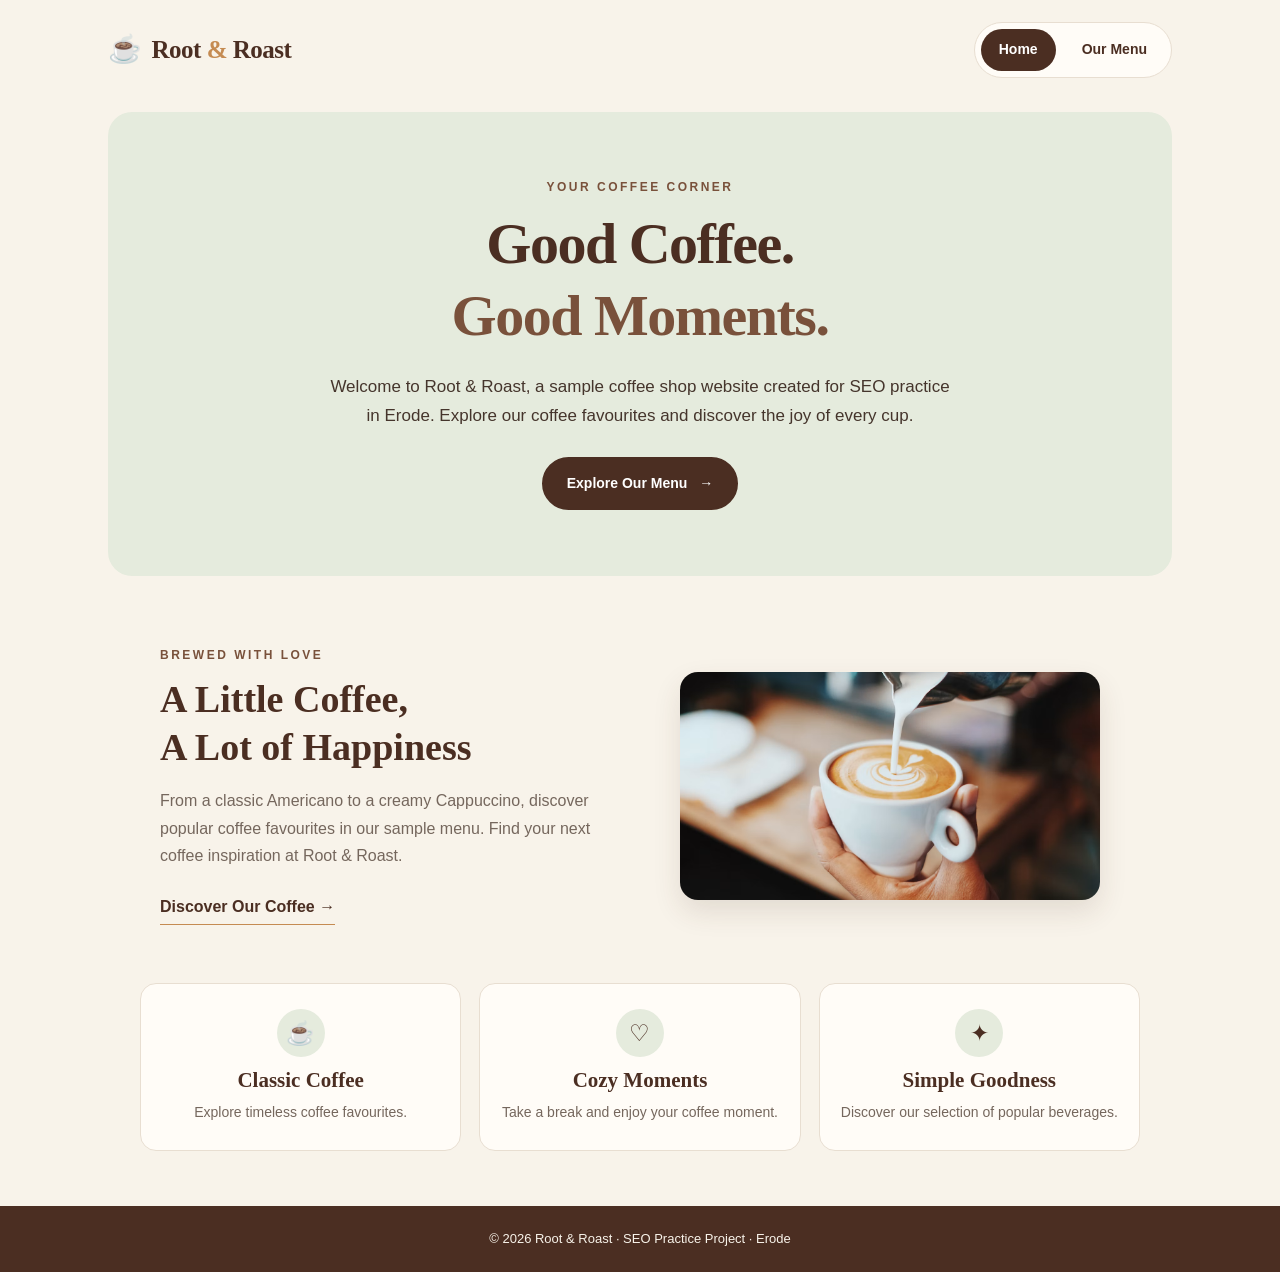
<file: index.html>
<!DOCTYPE html>
<html lang="en">
<head>
    <meta charset="UTF-8">
    <meta name="viewport" content="width=device-width, initial-scale=1.0">

    <meta name="google-site-verification"
          content="_CHcOO4SJxQQ5X6ke0QUY28LqMr4nWQZgi7SKc_Esq0">

    <title>Root &amp; Roast | Coffee Shop in Erode</title>


<meta name="description" content="Discover fresh coffee, cafe favourites and a welcoming coffee shop in Erode at Root & Roast. Explore our menu.">


    <link rel="canonical"
          href="https://veddevavi.github.io/root-roast-seo-project/">
<link rel="stylesheet" href="./style.css">
</head>

<body>
    <header class="site-header">
        <a class="brand" href="./" aria-label="Root and Roast Home">
            <span class="brand-icon" aria-hidden="true">☕</span>
            <span>Root <span class="brand-amp">&amp;</span> Roast</span>
        </a>

        <nav aria-label="Main navigation">
            <a class="active" href="./">Home</a>
            <a href="./menu.html">Our Menu</a>
        </nav>
    </header>

    <main>
        <section class="hero">
            <p class="eyebrow">YOUR COFFEE CORNER</p>

            <h1>Good Coffee.<br><span>Good Moments.</span></h1>

            <p class="hero-text">
                Welcome to Root &amp; Roast, a sample coffee shop website
                created for SEO practice in Erode. Explore our coffee
                favourites and discover the joy of every cup.
            </p>

            <a class="primary-button" href="./menu.html">
                Explore Our Menu <span aria-hidden="true">→</span>
            </a>
        </section>

        <section class="coffee-section">
            <div class="section-content">
                <p class="eyebrow">BREWED WITH LOVE</p>

                <h2>A Little Coffee,<br>A Lot of Happiness</h2>

                <p>
                    From a classic Americano to a creamy Cappuccino,
                    discover popular coffee favourites in our sample menu.
                    Find your next coffee inspiration at Root &amp; Roast.
                </p>

                <a class="text-link" href="./menu.html">
                    Discover Our Coffee <span aria-hidden="true">→</span>
                </a>
            </div>

            <div class="coffee-image-wrap">
                <img
                    class="coffee-image"
                    src="./coffee.jpg"
                    alt="A freshly prepared cup of coffee"
                    width="1377"
                    height="748"
                    fetchpriority="high"
                    decoding="async"
                >
            </div>
        </section>

        <section class="features">
            <article class="feature-card">
                <span class="feature-icon" aria-hidden="true">☕</span>
                <h3>Classic Coffee</h3>
                <p>Explore timeless coffee favourites.</p>
            </article>

            <article class="feature-card">
                <span class="feature-icon" aria-hidden="true">♡</span>
                <h3>Cozy Moments</h3>
                <p>Take a break and enjoy your coffee moment.</p>
            </article>

            <article class="feature-card">
                <span class="feature-icon" aria-hidden="true">✦</span>
                <h3>Simple Goodness</h3>
                <p>Discover our selection of popular beverages.</p>
            </article>
        </section>
    </main>

    <footer>
        <p>© 2026 Root &amp; Roast · SEO Practice Project · Erode</p>
    </footer>
</body>
</html>
</file>
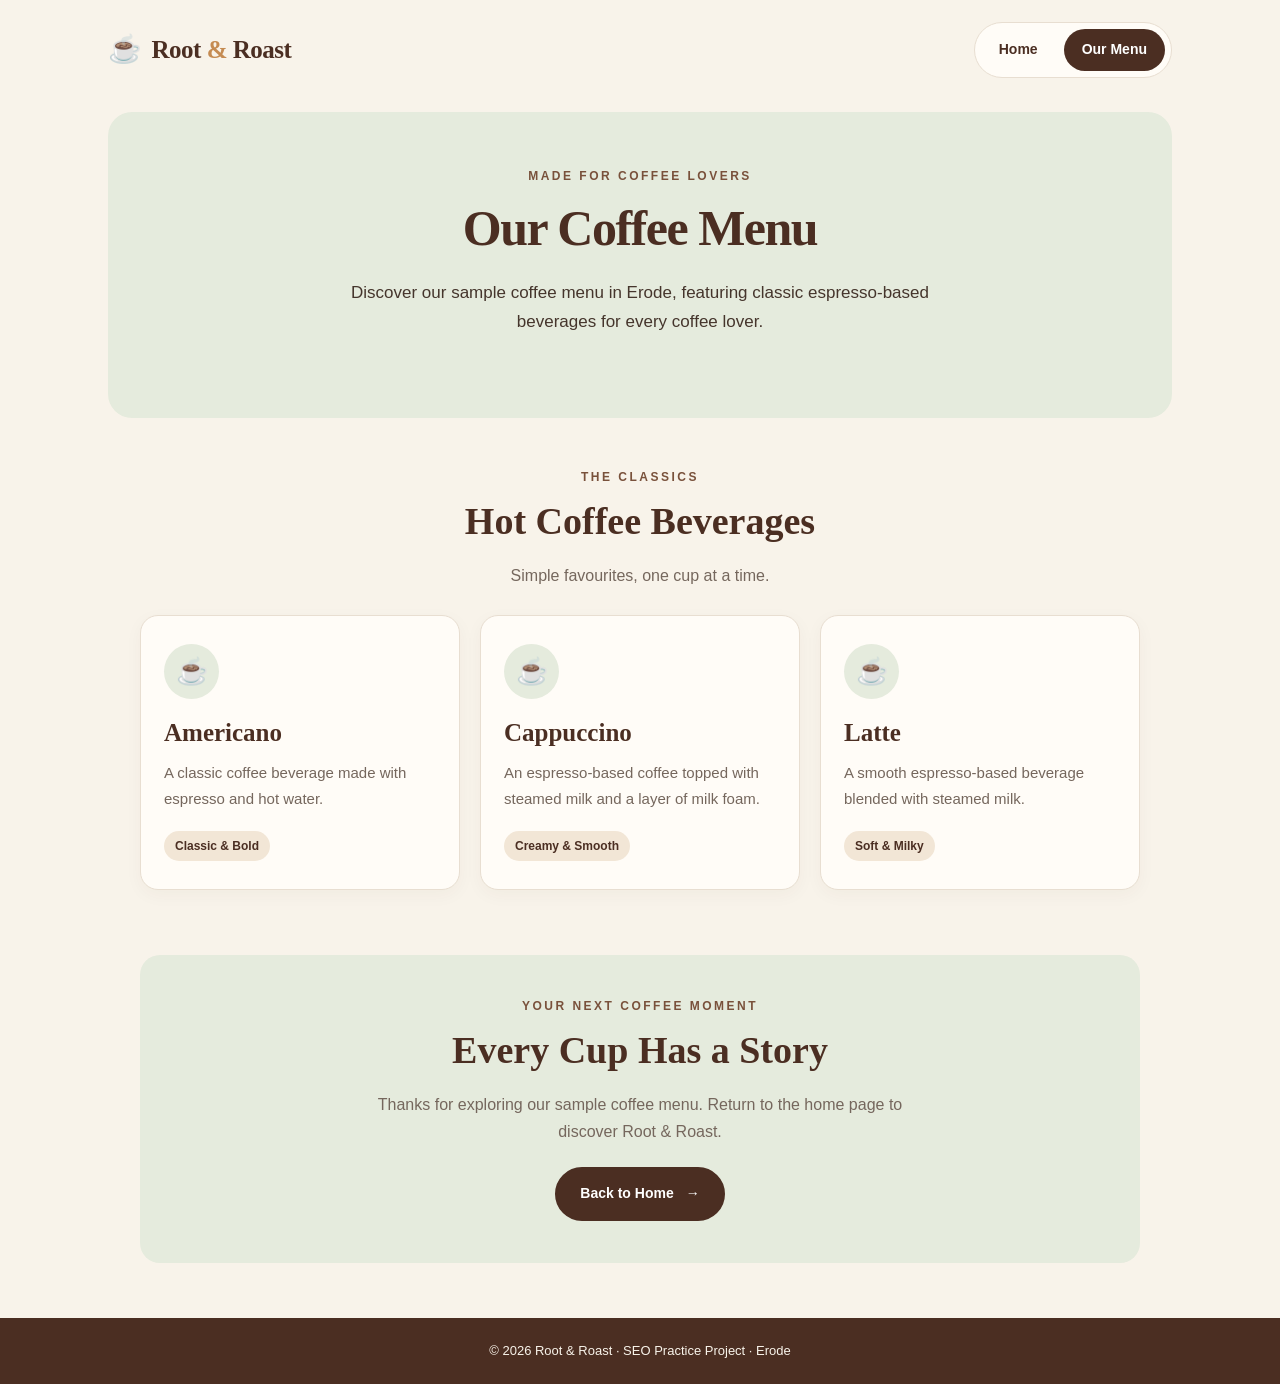
<file: menu.html>
<!DOCTYPE html>
<html lang="en">
<head>
    <meta charset="UTF-8">
    <meta name="viewport" content="width=device-width, initial-scale=1.0">

    <title>Coffee Menu in Erode | Root &amp; Roast</title>

    <meta name="description"
          content="Explore Root &amp; Roast's sample coffee menu in Erode, featuring Americano, Cappuccino and Latte.">

    <link rel="canonical"
          href="https://veddevavi.github.io/root-roast-seo-project/menu.html">

    <link rel="stylesheet" href="./style.css">
</head>

<body>
    <header class="site-header">
        <a class="brand" href="./" aria-label="Root and Roast Home">
            <span class="brand-icon" aria-hidden="true">☕</span>
            <span>Root <span class="brand-amp">&amp;</span> Roast</span>
        </a>

        <nav aria-label="Main navigation">
            <a href="./">Home</a>
            <a class="active" href="./menu.html">Our Menu</a>
        </nav>
    </header>

    <main>
        <section class="menu-hero">
            <p class="eyebrow">MADE FOR COFFEE LOVERS</p>

            <h1>Our Coffee Menu</h1>

            <p>
                Discover our sample coffee menu in Erode, featuring
                classic espresso-based beverages for every coffee lover.
            </p>
        </section>

        <section class="menu-section">
            <div class="menu-heading">
                <p class="eyebrow">THE CLASSICS</p>
                <h2>Hot Coffee Beverages</h2>
                <p>Simple favourites, one cup at a time.</p>
            </div>

            <div class="menu-grid">
                <article class="menu-card">
                    <div class="menu-card-icon" aria-hidden="true">☕</div>
                    <h3>Americano</h3>
                    <p>
                        A classic coffee beverage made with espresso
                        and hot water.
                    </p>
                    <span class="menu-tag">Classic &amp; Bold</span>
                </article>

                <article class="menu-card">
                    <div class="menu-card-icon" aria-hidden="true">☕</div>
                    <h3>Cappuccino</h3>
                    <p>
                        An espresso-based coffee topped with steamed
                        milk and a layer of milk foam.
                    </p>
                    <span class="menu-tag">Creamy &amp; Smooth</span>
                </article>

                <article class="menu-card">
                    <div class="menu-card-icon" aria-hidden="true">☕</div>
                    <h3>Latte</h3>
                    <p>
                        A smooth espresso-based beverage blended
                        with steamed milk.
                    </p>
                    <span class="menu-tag">Soft &amp; Milky</span>
                </article>
            </div>
        </section>

        <section class="menu-cta">
            <p class="eyebrow">YOUR NEXT COFFEE MOMENT</p>
            <h2>Every Cup Has a Story</h2>
            <p>
                Thanks for exploring our sample coffee menu.
                Return to the home page to discover Root &amp; Roast.
            </p>
            <a class="primary-button" href="./">
                Back to Home <span aria-hidden="true">→</span>
            </a>
        </section>
    </main>

    <footer>
        <p>© 2026 Root &amp; Roast · SEO Practice Project · Erode</p>
    </footer>
</body>
</html>
</file>
<file: style.css>
/* ========================================
   ROOT & ROAST - COFFEE SHOP DESIGN
   ======================================== */

:root {
    --cream: #F8F3EA;
    --paper: #FFFCF7;
    --coffee: #4B2E22;
    --coffee-light: #79513B;
    --caramel: #C58B52;
    --sage: #E5EBDD;
    --text: #45352C;
    --muted: #75675D;
    --border: #E8DED1;
}

* {
    box-sizing: border-box;
}

html {
    scroll-behavior: smooth;
}

body {
    margin: 0;
    background: var(--cream);
    color: var(--text);
    font-family: Arial, Helvetica, sans-serif;
    font-size: 16px;
    line-height: 1.7;
    overflow-wrap: break-word;
}

a {
    color: inherit;
}

.site-header {
    width: 100%;
    max-width: 1120px;
    margin: 0 auto;
    padding: 22px 28px;
    display: flex;
    justify-content: space-between;
    align-items: center;
    gap: 20px;
}

.brand {
    display: inline-flex;
    align-items: center;
    gap: 10px;
    color: var(--coffee);
    text-decoration: none;
    font-family: Georgia, "Times New Roman", serif;
    font-size: 25px;
    font-weight: bold;
    letter-spacing: -0.5px;
}

.brand-icon {
    font-size: 27px;
}

.brand-amp {
    color: var(--caramel);
}

nav {
    display: flex;
    align-items: center;
    gap: 8px;
    padding: 6px;
    background: var(--paper);
    border: 1px solid var(--border);
    border-radius: 30px;
}

nav a {
    display: inline-block;
    padding: 9px 18px;
    border-radius: 24px;
    color: var(--coffee);
    font-size: 14px;
    font-weight: bold;
    text-decoration: none;
    transition: background-color 0.2s ease, color 0.2s ease;
}

nav a:hover,
nav a.active {
    background: var(--coffee);
    color: #FFFFFF;
}

/* Home hero */

main {
    width: 100%;
}

.hero,
.menu-hero {
    width: calc(100% - 48px);
    max-width: 1064px;
    margin: 12px auto 30px;
    padding: 66px 30px;
    text-align: center;
    background: var(--sage);
    border-radius: 24px;
}

.eyebrow {
    margin: 0 0 12px;
    color: var(--coffee-light);
    font-size: 12px;
    font-weight: bold;
    letter-spacing: 2.5px;
    line-height: 1.5;
}

h1,
h2,
h3 {
    font-family: Georgia, "Times New Roman", serif;
    line-height: 1.25;
    overflow-wrap: break-word;
}

h1 {
    margin: 0 0 20px;
    color: var(--coffee);
    font-size: clamp(36px, 5vw, 58px);
    letter-spacing: -1.5px;
}

h1 span {
    color: var(--coffee-light);
}

.hero-text,
.menu-hero > p:not(.eyebrow) {
    max-width: 620px;
    margin: 0 auto 26px;
    color: #45352C;
    font-size: 17px;
}

/* Buttons and links */

.primary-button {
    display: inline-flex;
    justify-content: center;
    align-items: center;
    gap: 12px;
    padding: 13px 23px;
    background: var(--coffee);
    color: #FFFFFF;
    border: 2px solid var(--coffee);
    border-radius: 30px;
    font-size: 14px;
    font-weight: bold;
    text-decoration: none;
    transition: background-color 0.2s ease, transform 0.2s ease;
}

.primary-button:hover {
    background: var(--coffee-light);
    border-color: var(--coffee-light);
    transform: translateY(-2px);
}

.text-link {
    display: inline-block;
    margin-top: 8px;
    color: var(--coffee);
    font-weight: bold;
    text-decoration: none;
    border-bottom: 1px solid var(--caramel);
    padding-bottom: 4px;
}

.text-link:hover {
    color: var(--coffee-light);
}

/* Home coffee section */

.coffee-section {
    width: calc(100% - 48px);
    max-width: 1000px;
    margin: 0 auto;
    padding: 40px 20px;
    display: grid;
    grid-template-columns: minmax(0, 1fr) minmax(0, 1fr);
    align-items: center;
    gap: 38px;
}

.section-content {
    min-width: 0;
}

.section-content h2,
.menu-heading h2,
.menu-cta h2 {
    margin: 0 0 16px;
    color: var(--coffee);
    font-size: clamp(27px, 3vw, 38px);
}

.section-content > p:not(.eyebrow) {
    margin: 0 0 16px;
    color: var(--muted);
}

/* Image: contained, centered and never stretched */

.coffee-image-wrap {
    width: 100%;
    min-width: 0;
    display: flex;
    justify-content: center;
    align-items: center;
}

img.coffee-image {
    display: block;
    width: 100%;
    max-width: 420px;
    height: auto;
    aspect-ratio: 1377 / 748;
    object-fit: cover;
    object-position: center;
    margin: 0 auto;
    border-radius: 18px;
    box-shadow: 0 12px 28px rgba(75, 46, 34, 0.12);
}

/* Feature cards */

.features {
    width: calc(100% - 48px);
    max-width: 1000px;
    margin: 18px auto 55px;
    display: grid;
    grid-template-columns: repeat(3, minmax(0, 1fr));
    gap: 18px;
}

.feature-card {
    padding: 25px 20px;
    background: var(--paper);
    border: 1px solid var(--border);
    border-radius: 16px;
    text-align: center;
}

.feature-icon {
    display: inline-flex;
    justify-content: center;
    align-items: center;
    width: 48px;
    height: 48px;
    margin-bottom: 10px;
    background: var(--sage);
    color: var(--coffee);
    border-radius: 50%;
    font-size: 23px;
}

.feature-card h3 {
    margin: 0 0 8px;
    color: var(--coffee);
    font-size: 21px;
}

.feature-card p {
    margin: 0;
    color: var(--muted);
    font-size: 14px;
}

/* Menu page */

.menu-hero {
    padding-top: 55px;
    padding-bottom: 55px;
}

.menu-hero h1 {
    font-size: clamp(35px, 5vw, 50px);
}

.menu-section {
    width: calc(100% - 48px);
    max-width: 1000px;
    margin: 50px auto 65px;
}

.menu-heading {
    margin-bottom: 26px;
    text-align: center;
}

.menu-heading > p:last-child {
    margin: 0;
    color: var(--muted);
}

.menu-grid {
    display: grid;
    grid-template-columns: repeat(3, minmax(0, 1fr));
    gap: 20px;
}

.menu-card {
    min-width: 0;
    padding: 28px 23px;
    background: var(--paper);
    border: 1px solid var(--border);
    border-radius: 18px;
    box-shadow: 0 5px 18px rgba(75, 46, 34, 0.04);
    transition: transform 0.2s ease, box-shadow 0.2s ease;
}

.menu-card:hover {
    transform: translateY(-4px);
    box-shadow: 0 12px 24px rgba(75, 46, 34, 0.09);
}

.menu-card-icon {
    display: flex;
    justify-content: center;
    align-items: center;
    width: 55px;
    height: 55px;
    margin-bottom: 18px;
    background: var(--sage);
    border-radius: 50%;
    font-size: 26px;
}

.menu-card h3 {
    margin: 0 0 12px;
    color: var(--coffee);
    font-size: 25px;
}

.menu-card p {
    margin: 0 0 20px;
    color: var(--muted);
    font-size: 15px;
}

.menu-tag {
    display: inline-block;
    padding: 5px 11px;
    background: #F2E6D6;
    color: var(--coffee);
    border-radius: 20px;
    font-size: 12px;
    font-weight: bold;
}

/* Menu call-to-action */

.menu-cta {
    width: calc(100% - 48px);
    max-width: 1000px;
    margin: 0 auto 55px;
    padding: 42px 25px;
    background: var(--sage);
    border-radius: 20px;
    text-align: center;
}

.menu-cta > p:not(.eyebrow) {
    max-width: 560px;
    margin: 0 auto 22px;
    color: var(--muted);
}

/* Footer */

footer {
    padding: 22px 20px;
    background: var(--coffee);
    color: #F8F3EA;
    text-align: center;
}

footer p {
    margin: 0;
    font-size: 13px;
}

/* Keyboard accessibility */

a:focus-visible {
    outline: 3px solid var(--caramel);
    outline-offset: 4px;
}

/* Tablet */

@media (max-width: 800px) {
    .coffee-section {
        gap: 25px;
        padding: 30px 10px;
    }

    .menu-grid {
        gap: 14px;
    }

    .menu-card {
        padding: 23px 17px;
    }

    .features {
        gap: 12px;
    }
}

/* Mobile */

@media (max-width: 600px) {
    body {
        font-size: 15px;
    }

    .site-header {
        padding: 18px 16px;
        flex-direction: column;
        gap: 15px;
    }

    .brand {
        font-size: 24px;
    }

    nav {
        width: 100%;
        justify-content: center;
    }

    nav a {
        padding: 9px 18px;
    }

    .hero,
    .menu-hero {
        width: calc(100% - 28px);
        margin-top: 8px;
        padding: 42px 19px;
        border-radius: 18px;
    }

    h1 {
        font-size: 38px;
        letter-spacing: -0.8px;
    }

    .hero-text,
    .menu-hero > p:not(.eyebrow) {
        font-size: 15px;
    }

    .coffee-section {
        width: calc(100% - 32px);
        padding: 28px 0;
        grid-template-columns: minmax(0, 1fr);
        gap: 24px;
    }

    .section-content h2,
    .menu-heading h2,
    .menu-cta h2 {
        font-size: 30px;
    }

    img.coffee-image {
        width: 100%;
        max-width: 360px;
        height: auto;
        border-radius: 14px;
    }

    .features {
        width: calc(100% - 32px);
        grid-template-columns: minmax(0, 1fr);
        margin-bottom: 35px;
    }

    .feature-card {
        padding: 22px 18px;
    }

    .menu-section {
        width: calc(100% - 32px);
        margin: 35px auto 45px;
    }

    .menu-grid {
        grid-template-columns: minmax(0, 1fr);
        gap: 15px;
    }

    .menu-card {
        padding: 23px;
    }

    .menu-cta {
        width: calc(100% - 32px);
        padding: 32px 20px;
        margin-bottom: 35px;
    }
}

/* Reduced motion accessibility */

@media (prefers-reduced-motion: reduce) {
    html {
        scroll-behavior: auto;
    }

    *,
    *::before,
    *::after {
        transition-duration: 0.01ms !important;
        animation-duration: 0.01ms !important;
    }
}
</file>
